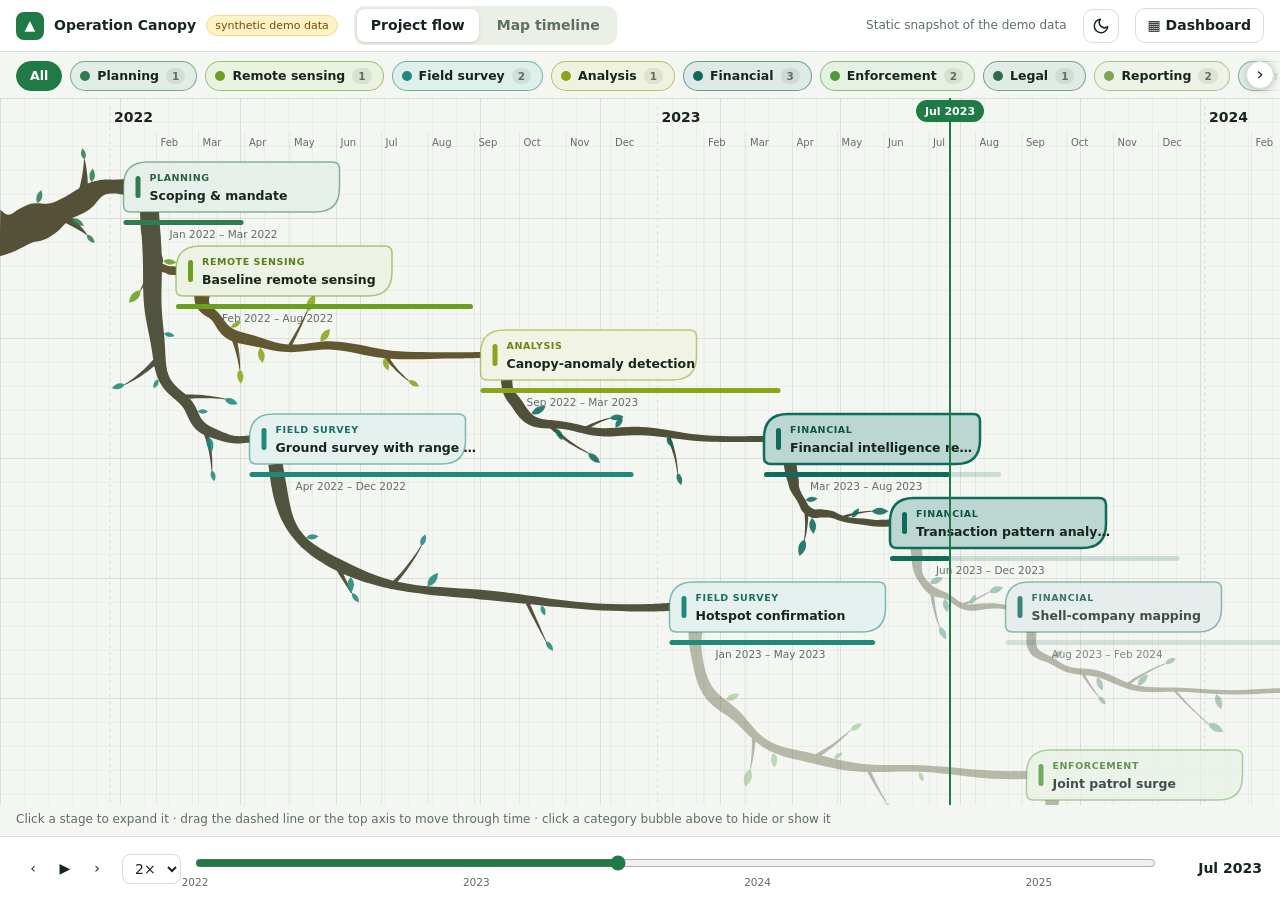
<file: index.html>
<!doctype html>
<html lang="en">
<head>
  <meta charset="utf-8">
  <meta http-equiv="Content-Security-Policy" content="default-src 'none'; script-src 'self'; style-src 'self' 'unsafe-inline'; img-src 'self' data: https://server.arcgisonline.com https://tile.openstreetmap.org https://s3.amazonaws.com; connect-src 'self' https://server.arcgisonline.com https://tile.openstreetmap.org https://s3.amazonaws.com; base-uri 'none'; form-action 'none'">
  <meta name="viewport" content="width=device-width, initial-scale=1">
  <meta name="color-scheme" content="light">
  <meta name="robots" content="noindex, nofollow">
  <meta name="referrer" content="strict-origin-when-cross-origin">
  <title>Vee Portfolio</title>
  <link rel="icon" href="data:image/svg+xml,%3Csvg xmlns='http://www.w3.org/2000/svg' viewBox='0 0 32 32'%3E%3Crect width='32' height='32' rx='8' fill='%232f7d4f'/%3E%3Cpath d='M16 6 8 20h5l-3 6h12l-3-6h5z' fill='%23fff'/%3E%3C/svg%3E">
  <link rel="stylesheet" href="app.css">
</head>
<body>
  <div id="app"><p class="boot">Loading…</p></div>
  <noscript>This tool needs JavaScript.</noscript>
  <script src="data.js"></script>
  <script src="app.js"></script>
</body>
</html>
</file>
<file: app.css>
:root{--bg: #f3f6f1;--surface: #ffffff;--surface-2: #eaf0e6;--ink: #17261c;--muted: #5d6f62;--line: #d4ded3;--bark: #5b4a34;--accent: #1f7a46;--accent-ink: #ffffff;--warn: #b45309;--danger: #b42318;--s1: #1b7837;--s2: #d95f02;--s3: #7570b3;--shadow: 0 8px 30px rgb(10 40 20 / .18);--top: 52px;--tl: 64px;font:14px/1.45 system-ui,-apple-system,Segoe UI,Roboto,sans-serif}:root[data-theme=light]{color-scheme:light}:root[data-theme=dark]{color-scheme:dark;--bg: #141a18;--surface: #1c2321;--surface-2: #252e2b;--ink: #e9eeea;--muted: #9eaba4;--line: #34403b;--accent: #86b894;--accent-ink: #0e1512;--s1: #8fd0a0;--s2: #f0a468;--s3: #b3aef5;--shadow: 0 8px 30px rgb(0 0 0 / .5);--bark: #a89272}*{box-sizing:border-box}html,body{height:100%;margin:0;overflow-x:clip}body{background:var(--bg);color:var(--ink);overflow:hidden}#app{height:100%;display:grid;grid-template-rows:var(--top) 1fr var(--tl);overflow:hidden;overflow:clip}.boot,.empty{padding:40px}.muted{color:var(--muted)}.small{font-size:12px}button,select,input[type=text]{font:inherit;color:inherit}button{cursor:pointer}select,input[type=text]{background:var(--surface);border:1px solid var(--line);border-radius:8px;padding:5px 8px;max-width:100%}:focus-visible{outline:2px solid var(--accent);outline-offset:2px}.icon-btn{border:0;background:transparent;width:30px;height:30px;border-radius:8px;font-size:14px}.icon-btn:hover{background:var(--surface-2)}.icon-btn.tiny{width:20px;height:20px;font-size:10px}button.primary{background:var(--accent);color:var(--accent-ink);border:0;border-radius:999px;padding:7px 14px;font-weight:600}button.primary.small,button.small{padding:4px 10px;font-size:12px}button.small:not(.primary){background:var(--surface-2);border:1px solid var(--line);border-radius:8px}button.link{background:none;border:0;color:var(--accent);padding:2px 0;text-align:left}button.link:hover{text-decoration:underline}.topbar{display:flex;align-items:center;gap:16px;padding:0 16px;background:var(--surface);border-bottom:1px solid var(--line);z-index:700;position:relative}.brand{display:flex;align-items:center;gap:10px;white-space:nowrap}.logo{display:grid;place-items:center;width:28px;height:28px;border-radius:8px;background:var(--accent);color:var(--accent-ink);font-size:14px}.demo{font-size:11px;padding:2px 8px;border-radius:999px;background:#fef3c7;color:#7c4a03;border:1px solid #f5d98b}.tabs{display:flex;gap:4px;background:var(--surface-2);padding:3px;border-radius:10px}.tab{border:0;background:transparent;padding:6px 14px;border-radius:8px;color:var(--muted);font-weight:600}.tab.on{background:var(--surface);color:var(--ink);box-shadow:0 1px 3px #00000026}.spacer{flex:1}.status-line{white-space:nowrap;overflow:hidden;text-overflow:ellipsis}.dash-btn{border:1px solid var(--line);background:var(--surface);border-radius:10px;padding:6px 12px;font-weight:600}.dash-btn.on{background:var(--accent);color:var(--accent-ink);border-color:var(--accent)}main{position:relative;min-height:0}.view{position:absolute;inset:0}.view[hidden]{display:none}.flow-view{height:100%;display:flex;flex-direction:column;background:radial-gradient(1200px 500px at 10% -10%,color-mix(in srgb,var(--accent) 10%,transparent),transparent),var(--bg)}.flow-scroll{flex:1;overflow:auto;position:relative}.flow-hint{padding:6px 16px 8px;font-size:12px;color:var(--muted)}.flow-svg{display:block;font-family:inherit}.flow-svg .grid{stroke:var(--line);stroke-width:1;opacity:.5}.flow-svg .grid.major{opacity:1;stroke-dasharray:3 4}.flow-svg .tick{fill:var(--muted);font-size:10px}.flow-svg .tick.major{fill:var(--ink);font-size:14px;font-weight:700}.flow-svg .axis-hit{fill:transparent;cursor:ew-resize}.flow-svg .limb{transition:opacity .3s}.flow-svg .limb .bark{fill:color-mix(in srgb,var(--bark) 86%,var(--c, var(--bark)))}.flow-svg .limb .twig-leaf{fill:var(--c);opacity:.88}.flow-svg .limb.future{opacity:.38}.flow-svg .limb.dim{opacity:.14}.node{cursor:pointer;transition:opacity .2s;outline:none}.node .body{fill:color-mix(in srgb,var(--c) 12%,var(--surface));stroke:color-mix(in srgb,var(--c) 55%,transparent);stroke-width:1.5;transition:transform .15s,stroke-width .15s,fill .2s}.node:hover .body,.node:focus-visible .body{stroke:var(--c);stroke-width:2.5}.node .stripe{fill:var(--c)}.node .cat{fill:var(--c);font-size:9.5px;font-weight:700;text-transform:uppercase;letter-spacing:.06em;filter:brightness(.8)}:root[data-theme=dark] .node .cat{filter:brightness(1.35)}.node .ttl{fill:var(--ink);font-size:12.5px;font-weight:600}.node .dur-track{fill:color-mix(in srgb,var(--c) 18%,transparent)}.node .dur-fill{fill:var(--c)}.node .when{fill:var(--muted);font-size:10.5px}.node.active .body{fill:color-mix(in srgb,var(--c) 28%,var(--surface));stroke:var(--c);stroke-width:2.5}.node.future{opacity:.8}.node.dim{opacity:.28}.node.open .body{stroke:var(--ink);stroke-width:3}.node.focus .body{stroke:#f59e0b;stroke-width:3;stroke-dasharray:6 3}.cursor{pointer-events:none}.cursor .cursor-hit,.cursor .pill,.cursor text,.cursor .knob{pointer-events:all;cursor:ew-resize;touch-action:none}.cursor .cursor-hit{fill:transparent}.cursor line{stroke:var(--accent);stroke-width:2}.cursor .pill{fill:var(--accent)}.cursor text{fill:var(--accent-ink);font-size:11px;font-weight:700}.bubble{position:fixed;z-index:900;background:var(--surface);border:2px solid var(--c);border-radius:12px;box-shadow:var(--shadow);overflow:visible;display:flex;flex-direction:column;transition:left .28s cubic-bezier(.2,.8,.2,1),top .28s cubic-bezier(.2,.8,.2,1),width .28s cubic-bezier(.2,.8,.2,1),height .28s cubic-bezier(.2,.8,.2,1),border-radius .28s,opacity .2s}.bubble.no-anim{transition:none}.bubble>*{opacity:0;transition:opacity .18s .12s}.bubble.open>*{opacity:1}.bubble.open{border-radius:22px}.bubble .tail{position:absolute;top:var(--tail, 40px);width:16px;height:16px;background:var(--surface);border:2px solid var(--c);border-right:0;border-top:0;transform:translateY(-50%) rotate(45deg);display:none}.bubble[data-side=right] .tail{display:block;left:-10px}.bubble[data-side=left] .tail{display:block;right:-10px;transform:translateY(-50%) rotate(-135deg)}.bubble header{display:flex;justify-content:space-between;gap:8px;padding:14px 16px 6px}.bubble h2{margin:6px 0 2px;font-size:18px;line-height:1.2}.chip{display:inline-block;padding:1px 9px;border-radius:999px;color:#fff;font-size:11px;font-weight:700;letter-spacing:.03em}.period{margin:0;color:var(--muted);font-size:12.5px}.status{margin-left:8px;padding:1px 8px;border-radius:999px;background:var(--surface-2);border:1px solid var(--line);font-size:11px}.bubble-scroll{overflow:auto;padding:4px 16px 8px;flex:1;min-height:0;border-radius:0}.bubble footer{padding:10px 16px 14px;display:flex;flex-direction:column;gap:8px;border-top:1px solid var(--line)}.relations{display:flex;flex-wrap:wrap;gap:4px 14px;font-size:12.5px}.stage-body p{margin:8px 0}.media{display:flex;gap:10px;overflow-x:auto;scroll-snap-type:x mandatory;padding:4px 2px 10px;margin:8px 0}.media figure{margin:0;flex:0 0 auto;scroll-snap-align:start;width:190px}.media img{width:190px;height:112px;object-fit:cover;border-radius:10px;border:1px solid var(--line);background:var(--surface-2);cursor:zoom-in;display:block}.media figcaption{font-size:11px;color:var(--muted);margin-top:4px}.stage-spark{margin-top:6px;padding:8px 10px;background:var(--surface-2);border-radius:12px}.spark-title{font-size:12px;margin-bottom:4px}.spark-axis{display:flex;justify-content:space-between;font-size:10.5px;color:var(--muted)}.spark{display:block;max-width:100%}.spark-line{fill:none;stroke:var(--accent);stroke-width:1.8}.spark-shade{fill:var(--accent);opacity:.16}.spark-cursor{stroke:var(--muted);stroke-dasharray:2 2}.spark-dot{fill:var(--accent)}.lightbox{position:fixed;inset:0;z-index:1200;background:#000c;display:grid;place-content:center;justify-items:center;gap:8px;cursor:zoom-out}.lightbox img{max-width:90vw;max-height:80vh;border-radius:10px}.lightbox p{color:#fff;margin:0}.map-view{height:100%;position:relative}.map-canvas{position:absolute;inset:0;background:#dfe8dc;z-index:0;isolation:isolate}.map-canvas .basemap{opacity:.95}:root[data-theme=dark] .map-canvas{background:#171d1b}:root[data-theme=dark] .map-canvas .basemap:not(.imagery){filter:invert(1) hue-rotate(180deg) brightness(.85) contrast(.9)}:root[data-theme=dark] .map-canvas .graticule{filter:invert(1) brightness(1.5)}.leaflet-container{font:inherit;background:inherit}path.area{transition:fill .3s,fill-opacity .3s;cursor:pointer}.map-left{position:absolute;top:12px;left:12px;bottom:12px;width:318px;z-index:600;display:flex;flex-direction:column;gap:10px;pointer-events:none;overflow-y:auto;scrollbar-width:thin;padding-right:2px}.map-left>.card{flex:none}.map-left>*{pointer-events:auto}.card{background:color-mix(in srgb,var(--surface) 94%,transparent);backdrop-filter:blur(6px);border:1px solid var(--line);border-radius:14px;padding:12px 14px;box-shadow:0 2px 12px #0a28141f}.card h3{margin:0 0 8px;font-size:13px;text-transform:uppercase;letter-spacing:.05em;color:var(--muted)}.card select{width:100%;margin:2px 0 6px}.context-list{margin:0}.check{display:flex;align-items:center;gap:6px;font-size:13px;margin:4px 0}.check input[type=range]{flex:1}.seg{display:flex;background:var(--surface-2);border-radius:9px;padding:2px;margin:6px 0}.seg label{flex:1;text-align:center}.seg input{position:absolute;opacity:0;pointer-events:none}.seg span{display:block;padding:4px 6px;border-radius:7px;font-size:12px;cursor:pointer}.seg input:checked+span{background:var(--surface);box-shadow:0 1px 3px #0000002e;font-weight:600}.seg input:focus-visible+span{outline:2px solid var(--accent)}.seg.compact{margin:0}.seg.compact span{padding:3px 10px}.legend{margin-top:8px;border-top:1px solid var(--line);padding-top:8px}.legend-title{font-weight:600;font-size:13px}.legend-sub{font-size:12px;color:var(--muted);margin-bottom:4px}.legend ul{list-style:none;margin:4px 0;padding:0}.legend li{display:flex;align-items:center;gap:8px;font-size:12px;line-height:1.55;font-variant-numeric:tabular-nums}.legend i{width:22px;height:12px;border-radius:3px;border:1px solid rgb(0 0 0 / .18)}.inc-legend{display:flex;flex-wrap:wrap;gap:4px 12px;font-size:12px}.inc-legend span{display:inline-flex;align-items:center;gap:5px}.inc-legend i{width:10px;height:10px;border-radius:50%}.inc-legend p{flex-basis:100%;margin:2px 0 0}.area-tip{background:var(--surface);color:var(--ink);border:1px solid var(--line);border-radius:10px;box-shadow:var(--shadow);padding:8px 10px}.area-tip:before{display:none}.tip{min-width:150px}.tip-val{font-size:15px;font-weight:700;margin:4px 0}.tip p{margin:4px 0}.leaflet-popup-content-wrapper,.leaflet-popup-tip{background:var(--surface);color:var(--ink)}.ctx-item{border:1px solid var(--line);border-left:4px solid var(--c);border-radius:10px;margin-bottom:8px;background:var(--surface)}.ctx-head{display:flex;align-items:flex-start;gap:8px;width:100%;background:none;border:0;text-align:left;padding:8px 10px}.ctx-head span{flex:1}.ctx-head strong{display:block;font-size:13px}.ctx-head small{color:var(--muted);font-size:11.5px}.ctx-head em{font-style:normal;font-size:10.5px;background:#fde68a;color:#6b4200;border-radius:999px;padding:1px 7px}.ctx-item .stage-body,.ctx-actions{padding:0 10px 8px}.ctx-item .media figure,.ctx-item .media img{width:160px}.ctx-item .media img{height:100px}.ctx-actions{display:flex;align-items:center;gap:12px;flex-wrap:wrap}.timeline{display:grid;grid-template-columns:auto 1fr 92px;align-items:center;gap:14px;padding:0 18px;background:var(--surface);border-top:1px solid var(--line);z-index:700;position:relative}.tl-controls{display:flex;align-items:center;gap:2px}.tl-controls select{margin-left:8px}.tl-track{position:relative;height:40px;display:flex;align-items:flex-start}.tl-track input{width:100%;margin:6px 0 0;accent-color:var(--accent);position:relative;z-index:1;background:transparent}.tl-band{position:absolute;top:8px;height:14px;background:color-mix(in srgb,var(--accent) 25%,transparent);border-radius:7px;display:none}.tl-ticks{position:absolute;left:0;right:0;top:26px;height:14px;font-size:10.5px;color:var(--muted)}.tl-ticks span{position:absolute;transform:translate(-50%)}.tl-label{font-weight:700;font-variant-numeric:tabular-nums;text-align:right}.dashboard{position:fixed;top:64px;right:16px;width:440px;min-width:320px;max-width:96vw;max-height:calc(100vh - 64px - var(--tl) - 16px);z-index:800;background:var(--surface);border:1px solid var(--line);border-radius:16px;box-shadow:var(--shadow);display:flex;flex-direction:column;resize:horizontal;overflow:hidden}.dashboard[hidden]{display:none}.dashboard header{display:flex;align-items:center;gap:8px;padding:8px 8px 8px 14px;cursor:grab;background:var(--surface-2);touch-action:none;user-select:none}.dashboard header .muted{flex:1}.dashboard.collapsed .dash-body{display:none}.dash-body{padding:12px 14px 14px;overflow:auto;display:flex;flex-direction:column;gap:10px}.dash-body .row{display:flex;align-items:center;gap:8px}.dash-body .row.wrap{flex-wrap:wrap}.lbl{width:52px;font-size:12px;color:var(--muted);flex:none}.series-row{display:flex;gap:6px;align-items:center}.series-row i{width:10px;height:26px;border-radius:4px;flex:none}.series-row select:first-of-type{flex:1;min-width:0}.chip-btn{border:1px solid var(--line);background:var(--surface);border-radius:999px;padding:2px 10px;font-size:12px}.chip-btn.on{background:var(--accent);color:var(--accent-ink);border-color:var(--accent)}.apply{background:var(--surface-2);border-radius:10px;padding:6px 10px}.chart-box{min-height:120px}.chart-legend{display:flex;flex-wrap:wrap;gap:4px 14px;font-size:12px;margin-bottom:4px}.chart-legend span{display:inline-flex;align-items:center;gap:5px}.chart-legend i{width:10px;height:10px;border-radius:3px}.chart-wrap{position:relative}.chart{width:100%;height:auto;display:block}.chart .gridline{stroke:var(--line)}.chart .ytick,.chart .xtick{fill:var(--muted);font-size:10px}.chart .series-line{fill:none;stroke-width:2.2;stroke-linejoin:round}.chart .bar{cursor:pointer;opacity:.9}.chart .bar:hover{opacity:1}.chart-cursor{stroke:var(--accent);stroke-width:1.5;stroke-dasharray:4 3}.chart-guide{stroke:var(--muted);stroke-width:1}.chart-tip{position:absolute;top:4px;background:var(--surface);border:1px solid var(--line);border-radius:8px;padding:4px 8px;font-size:12px;box-shadow:var(--shadow);pointer-events:none;transform:translate(8px)}.chart-tip[hidden]{display:none}.chart-tip i{display:inline-block;width:8px;height:8px;border-radius:2px;margin-right:5px}.hbars{display:flex;flex-direction:column;gap:2px;max-height:260px;overflow:auto}.hbar{display:grid;grid-template-columns:96px 1fr 70px;align-items:center;gap:8px;background:none;border:0;border-radius:6px;padding:2px 4px;text-align:left;font-size:12px}.hbar:hover{background:var(--surface-2)}.hbar.on{background:color-mix(in srgb,var(--accent) 18%,transparent);outline:1px solid var(--accent)}.hl{overflow:hidden;text-overflow:ellipsis;white-space:nowrap}.hb{display:flex;flex-direction:column;gap:2px}.hb i{height:7px;border-radius:4px;display:block}.hv{text-align:right;font-variant-numeric:tabular-nums;color:var(--muted)}.table-wrap{max-height:260px;overflow:auto}table{width:100%;border-collapse:collapse;font-size:12px}th,td{text-align:left;padding:4px 6px;border-bottom:1px solid var(--line)}td.num{text-align:right;font-variant-numeric:tabular-nums}tbody tr{cursor:pointer}tbody tr:hover,tbody tr.on{background:var(--surface-2)}th{position:sticky;top:0;background:var(--surface)}.chart-foot{display:flex;gap:12px;align-items:center}.error{color:var(--danger)}.saved{display:flex;flex-wrap:wrap;gap:4px 12px}.saved-item{display:inline-flex;align-items:center;gap:2px}.row.save input{flex:1}.toast{position:fixed;left:50%;bottom:calc(var(--tl) + 14px);transform:translate(-50%);background:var(--ink);color:var(--bg);border-radius:999px;padding:8px 16px;z-index:1300;box-shadow:var(--shadow)}.toast[hidden]{display:none}.toast .link{color:inherit;text-decoration:underline}@media(max-width:900px){.map-left{width:auto;right:12px;bottom:auto;max-height:46%;overflow:auto}.status-line{display:none}.dashboard{left:8px;right:8px!important;width:auto}.timeline{grid-template-columns:auto 1fr}.tl-label{display:none}}@media(prefers-reduced-motion:reduce){*,*:before,*:after{transition:none!important;animation:none!important}}.filter-chip{border:1px solid var(--accent);background:color-mix(in srgb,var(--accent) 14%,transparent);color:var(--ink);border-radius:999px;padding:3px 12px;font-size:12px;font-weight:600}.filter-chip[hidden]{display:none}.flow-scroll.is-vertical{overflow-x:hidden}.flow-svg.vertical .when{font-size:10px}.flow-svg .year-ring rect{fill:var(--bark)}.flow-svg .year-ring text{fill:var(--surface);font-size:10.5px;font-weight:700}.flow-svg.vertical .ttl{font-size:11.5px}.flow-svg.vertical .cursor .pill,.flow-svg.vertical .cursor text{display:none}.flow-svg.vertical .cursor line{stroke-dasharray:5 4}.scrim{position:fixed;inset:0;background:#00000061;opacity:0;transition:opacity .25s;z-index:880}.scrim.open{opacity:1}.bubble.sheet{inset:auto 0 0;width:auto;height:auto;max-height:86vh;border-width:2px 0 0;border-radius:20px 20px 0 0;transform:translateY(105%);transition:transform .28s cubic-bezier(.2,.8,.2,1);padding-bottom:env(safe-area-inset-bottom)}.bubble.sheet.open{transform:none;border-radius:20px 20px 0 0}.bubble.sheet>*{opacity:1;transition:none}.bubble.sheet .tail{display:none!important}.bubble.sheet .media figure,.bubble.sheet .media img{width:170px}.bubble.sheet .media img{height:104px}.mp-tab,.mp-head{display:none}@media(max-width:760px),(orientation:portrait)and (max-width:1100px){:root{--tl: 96px;font-size:15px}#app{grid-template-rows:auto minmax(0,1fr) var(--tl)}.topbar{flex-wrap:wrap;gap:8px 10px;padding:8px 12px}.brand{flex:1;min-width:0}.brand strong{overflow:hidden;text-overflow:ellipsis;white-space:nowrap}.demo{font-size:0;padding:1px 7px;flex:none}.demo:after{content:"demo";font-size:10px}.spacer,.status-line{display:none}.tabs{order:3;width:100%}.tab{flex:1;padding:8px 10px}.filter-chip{order:2;font-size:11px;padding:3px 9px}.dash-btn{padding:6px 10px}.flow-legend{padding:8px 12px 6px}.flow-hint{padding:4px 12px 6px;font-size:11.5px}.timeline{grid-template-columns:1fr auto;grid-template-areas:"ctl lbl" "trk trk";gap:0 10px;padding:6px 14px 8px;align-content:center}.tl-controls{grid-area:ctl}.tl-track{grid-area:trk;height:44px}.tl-label{grid-area:lbl;display:block;font-size:16px}.tl-track input{height:28px;margin-top:4px}.tl-ticks{top:30px}.map-left{inset:0 auto 0 0;width:min(88%,340px);max-height:none;border-radius:0 18px 18px 0;background:var(--surface);border:1px solid var(--line);border-left:0;box-shadow:10px 0 26px #0a281438;padding:6px 12px 14px;gap:10px;pointer-events:auto;overflow-y:auto;z-index:600;transition:transform .26s cubic-bezier(.2,.8,.2,1),box-shadow .26s}.map-left.collapsed{transform:translate(-104%);box-shadow:none;pointer-events:none}.map-left>.card{box-shadow:none;backdrop-filter:none}.mp-head{display:flex;align-items:center;justify-content:space-between;position:sticky;top:-6px;z-index:2;background:var(--surface);padding:6px 0;font-size:13px;font-weight:700;flex:none}.mp-hide{color:var(--muted)}.mp-hide svg{width:9px;height:13px}.mp-tab{display:flex;position:fixed;left:0;top:54%;z-index:590;flex-direction:column;align-items:center;gap:6px;width:30px;padding:10px 0 9px;border:1px solid var(--line);border-left:0;border-radius:0 15px 15px 0;background:color-mix(in srgb,var(--surface) 96%,transparent);color:var(--ink);box-shadow:3px 2px 12px #00000038;transform:translate(-105%);opacity:0;pointer-events:none;transition:transform .26s cubic-bezier(.2,.8,.2,1),opacity .2s}.mp-tab.shown{transform:none;opacity:1;pointer-events:auto}.mp-tab[hidden]{display:none}.mp-tab svg:first-child{width:9px;height:13px;color:var(--accent)}.mp-tab svg:last-child{width:17px;height:17px}.map-view .leaflet-control-zoom{display:none}.dashboard{left:0!important;right:var(--tlw, 0px)!important;top:auto!important;bottom:var(--tl);width:auto;min-width:0;max-width:none;max-height:74vh;border-radius:18px 18px 0 0;resize:none}.dashboard header{cursor:default}.drag-hint{display:none}.hbar{grid-template-columns:78px 1fr 60px}.toast{bottom:calc(var(--tl) + 10px);max-width:92vw}.bubble h2{font-size:17px}}@media(pointer:coarse){.icon-btn{width:40px;height:40px;font-size:16px}.icon-btn.tiny{width:28px;height:28px}button.primary{padding:11px 16px}button.link{padding:6px 0}select,input[type=text]{min-height:38px}.chip-btn{padding:6px 12px}.check input{width:20px;height:20px}}.base-note{margin:2px 0 6px;padding:6px 8px;border-radius:8px;background:#fef3c7;color:#6b4200;border:1px solid #f5d98b}.base-note[hidden]{display:none}:root[data-theme=dark] .base-note{background:#3a2e0b;color:#f6d98a;border-color:#6b5314}.map-canvas .graticule{opacity:1}.theme-btn{border:1px solid var(--line);background:var(--surface);border-radius:10px;width:36px;height:34px;display:grid;place-items:center;color:var(--ink);padding:0}.theme-btn:hover{background:var(--surface-2)}.theme-btn svg{width:18px;height:18px;display:block}.tl-pos,.tl-vtrack,.tl-hide,.tl-tab{display:none}@media(max-width:760px),(orientation:portrait)and (max-width:1100px){.tl-pos{display:inline-grid;place-items:center}.tl-pos svg{width:18px;height:18px}:root{--tlw: 0px}:root[data-tl=right]{--tl: 0px;--tlw: 0px}:root[data-tl=right] #app{grid-template-columns:minmax(0,1fr);grid-template-rows:auto minmax(0,1fr)}:root[data-tl=right] .topbar{grid-column:1}:root[data-tl=right] main{grid-column:1;grid-row:2}:root[data-tl=right] .timeline{grid-column:1;grid-row:2;justify-self:end;width:70px;z-index:700;display:flex;flex-direction:column;align-items:center;gap:6px;padding:6px 4px 10px;border-top:0;border-left:1px solid var(--line);min-height:0;background:color-mix(in srgb,var(--surface) 95%,transparent);backdrop-filter:blur(6px);box-shadow:-8px 0 20px #00000029;transition:transform .26s cubic-bezier(.2,.8,.2,1),box-shadow .26s}:root[data-tl=right] .timeline.collapsed{transform:translate(104%);box-shadow:none;pointer-events:none}:root[data-tl=right] .tl-hide{display:inline-grid;place-items:center;width:100%;height:26px;border-radius:8px;color:var(--muted)}.tl-hide svg{width:9px;height:13px}:root[data-tl=right] .tl-tab{display:flex;position:fixed;right:0;top:54%;z-index:690;flex-direction:column;align-items:center;gap:3px;width:30px;padding:10px 0 8px;border:1px solid var(--line);border-right:0;border-radius:15px 0 0 15px;background:color-mix(in srgb,var(--surface) 96%,transparent);color:var(--ink);box-shadow:-3px 2px 12px #00000038;transform:translate(105%);opacity:0;pointer-events:none;transition:transform .26s cubic-bezier(.2,.8,.2,1),opacity .2s}:root[data-tl=right] .tl-tab.shown{transform:none;opacity:1;pointer-events:auto}.tl-tab svg{width:9px;height:13px;color:var(--accent)}.tl-tab-month{display:grid;justify-items:center;line-height:1.05;font-size:10px}.tl-tab-month b{font-weight:700}.tl-tab-month i{font-style:normal;color:var(--muted)}:root[data-tl=right] .tl-controls{flex-direction:column;gap:0}:root[data-tl=right] .tl-controls select{margin:2px 0 0;width:56px;padding:3px 2px;font-size:12px}:root[data-tl=right] .tl-track{display:none}:root[data-tl=right] .tl-label{order:-1;font-size:12.5px;text-align:center;line-height:1.15;max-width:64px}:root[data-tl=right] .tl-vtrack{display:block;position:relative;flex:1;width:100%;min-height:120px;touch-action:none;cursor:ns-resize;outline-offset:-2px}.tl-vtrack .vt-rail{position:absolute;left:14px;top:10px;bottom:10px;width:8px;border-radius:4px;background:var(--surface-2);border:1px solid var(--line)}.tl-vtrack .vt-fill{position:absolute;left:0;right:0;top:0;background:var(--accent);border-radius:4px;opacity:.85}.tl-vtrack .vt-band{position:absolute;left:-4px;right:-4px;background:color-mix(in srgb,var(--accent) 25%,transparent);border-radius:6px;display:none}.tl-vtrack .vt-thumb{position:absolute;left:50%;width:26px;height:26px;margin:-13px 0 0 -13px;border-radius:50%;background:var(--accent);border:3px solid var(--surface);box-shadow:0 1px 5px #00000059}.tl-vtrack .vt-ticks{position:absolute;inset:10px 0 10px 30px;font-size:10.5px;color:var(--muted);pointer-events:none}.tl-vtrack .vt-ticks span{position:absolute;transform:translateY(-50%)}}.vflow{position:relative;margin:0}.vflow .vlayer{position:absolute;left:0;top:0;display:block}.vflow .vover{pointer-events:none;z-index:3}.vrow-wrap{position:absolute;left:0;right:0;z-index:1}.vrow{position:relative;width:100%;height:100%;overflow-x:hidden;overflow-y:visible}.vrow.scrolls{overflow-x:auto;scroll-snap-type:x mandatory;scrollbar-width:none;overscroll-behavior-x:contain}.vrow.scrolls::-webkit-scrollbar{display:none}.vrow-content{position:relative}.vrow-svg{position:absolute;left:0;top:0;display:block}.vsnap{position:absolute;top:0;width:1px;height:1px;scroll-snap-align:start}.vmore{position:absolute;transform:translate(-50%);z-index:2;display:flex;flex-direction:column;align-items:center;gap:3px}.vmore-row{display:flex;gap:4px}.vmore-btn{width:20px;height:24px;padding:0;border-radius:10px;border:1px solid var(--line);background:var(--surface);color:var(--ink);font-size:15px;line-height:1;box-shadow:0 1px 4px #0003}.vmore-btn:disabled{opacity:.35;box-shadow:none}.vmore-count{font-size:9.5px;color:var(--muted);white-space:nowrap;background:color-mix(in srgb,var(--surface) 85%,transparent);border-radius:6px;padding:0 3px;font-variant-numeric:tabular-nums}.flow-svg .bough .bark{fill:var(--bark)}.flow-svg .bough.future{opacity:.4}.flow-svg.vertical .limb .bark,.flow-svg.vertical .bough .bark{fill:var(--bark)}.layers-card[hidden]{display:none}.layer-group+.layer-group{margin-top:8px}.layer-group-title{font-size:11px;text-transform:uppercase;letter-spacing:.05em;color:var(--muted);margin:2px 0}.layer-row{display:grid;grid-template-columns:1fr 86px;align-items:center;column-gap:8px}.layer-row .check{margin:3px 0}.layer-opacity{width:86px}.layer-status{grid-column:1 / -1;color:var(--muted);margin:-2px 0 2px 24px}.layer-status:empty{display:none}.layer-status.bad{color:var(--warn)}.dem-legend{margin:8px 0 2px}.dem-legend[hidden]{display:none}.dem-bar{height:10px;border-radius:5px;border:1px solid rgb(0 0 0 / .15)}.dem-ticks{position:relative;height:14px;font-size:10px;color:var(--muted)}.dem-ticks span{position:absolute;transform:translate(-50%);top:2px;white-space:nowrap}.dem-ticks span:first-child{transform:none}.dem-ticks span:last-child{transform:translate(-100%)}.leaflet-dem-pane,.leaflet-relief-pane,.leaflet-context-pane{pointer-events:none}.leaflet-relief-pane{mix-blend-mode:multiply}:root[data-theme=dark] .leaflet-relief-pane{mix-blend-mode:normal;opacity:.55}.flow-svg.vertical .cursor .cursor-hit,.flow-svg.vertical .cursor .knob{cursor:ns-resize}.flow-svg.vertical .vover{touch-action:none}.flow-svg .cursor .knob{display:none}.flow-svg.vertical .cursor .knob{display:block}.cursor .knob circle{fill:var(--accent);stroke:var(--surface);stroke-width:3;filter:drop-shadow(0 1px 3px rgb(0 0 0 / .35))}.cursor .knob path{fill:var(--accent-ink)}.flow-svg.vertical .vover .cursor{pointer-events:none}.cursor-dragging .cursor line{stroke-width:3;stroke-dasharray:none}.cursor-dragging,.cursor-dragging *{cursor:grabbing!important;user-select:none}.flow-view{background:var(--bg)}.flow-scroll{--rule: color-mix(in srgb, var(--ink) 4%, transparent);--rule-major: color-mix(in srgb, var(--ink) 7%, transparent);background-color:var(--bg);background-image:linear-gradient(var(--rule-major) 1px,transparent 1px),linear-gradient(90deg,var(--rule-major) 1px,transparent 1px),linear-gradient(var(--rule) 1px,transparent 1px),linear-gradient(90deg,var(--rule) 1px,transparent 1px);background-size:120px 120px,120px 120px,24px 24px,24px 24px;background-attachment:local}.flow-scroll.is-vertical.sheet-open .vflow{margin-bottom:64vh}.build-stamp{text-align:center;margin:2px 0 0;opacity:.7}.flow-legend{display:flex;flex-wrap:nowrap;gap:8px;padding:9px 16px 7px;overflow-x:auto;overscroll-behavior-x:contain;scrollbar-width:none;font-size:12.5px}.flow-legend::-webkit-scrollbar{display:none}.flow-legend.fade-r{-webkit-mask-image:linear-gradient(to right,#000 calc(100% - 34px),transparent);mask-image:linear-gradient(to right,#000 calc(100% - 34px),transparent)}.flow-legend.fade-l{-webkit-mask-image:linear-gradient(to left,#000 calc(100% - 34px),transparent);mask-image:linear-gradient(to left,#000 calc(100% - 34px),transparent)}.flow-legend.fade-l.fade-r{-webkit-mask-image:linear-gradient(to right,transparent,#000 30px,#000 calc(100% - 34px),transparent);mask-image:linear-gradient(to right,transparent,#000 30px,#000 calc(100% - 34px),transparent)}.cat-chip{flex:none;display:inline-flex;align-items:center;gap:7px;padding:5px 11px 5px 9px;border-radius:999px;border:1.5px solid color-mix(in srgb,var(--c, var(--accent)) 60%,transparent);background:color-mix(in srgb,var(--c, var(--accent)) 14%,var(--surface));color:var(--ink);font-weight:600;cursor:pointer;user-select:none;touch-action:manipulation;transition:background .18s,color .18s,border-color .18s,opacity .18s}.cat-chip i{width:10px;height:10px;border-radius:50%;background:var(--c);border:2px solid var(--c);box-sizing:border-box;transition:background .18s}.cat-chip small{font-size:10.5px;font-weight:700;color:var(--muted);background:color-mix(in srgb,var(--ink) 8%,transparent);border-radius:999px;padding:0 6px;line-height:16px;font-variant-numeric:tabular-nums}.cat-chip:hover{background:color-mix(in srgb,var(--c, var(--accent)) 24%,var(--surface))}.cat-chip[aria-pressed=false]{background:transparent;border-style:dashed;color:var(--muted);font-weight:500}.cat-chip[aria-pressed=false] i{background:transparent}.cat-chip[aria-pressed=false] small{opacity:.6}.cat-chip.all{--c: var(--accent);padding:5px 13px}.cat-chip.all[aria-pressed=true]{background:var(--accent);color:var(--accent-ink);border-color:var(--accent)}.cat-chip.all[aria-pressed=false]{border-style:solid;color:var(--ink);font-weight:600}.cat-note{margin:0 0 8px}.node.off{opacity:.15;filter:grayscale(1);pointer-events:none}.limb.off,.flow-svg .limb.off{opacity:.07}.node{transition:opacity .25s,filter .25s}.flow-legend-wrap{position:relative;flex:none}.legend-arrow{display:none;position:absolute;top:50%;transform:translateY(-50%);z-index:3;width:28px;height:28px;padding:0 0 2px;border-radius:50%;border:1px solid var(--line);background:var(--surface);color:var(--ink);font-size:18px;line-height:1;box-shadow:0 1px 6px #0003}.legend-arrow.prev{left:6px}.legend-arrow.next{right:6px}.legend-arrow.on{display:grid;place-items:center}@media(pointer:coarse){.legend-arrow.on{display:none}}.legend-arrow:hover{background:var(--surface-2)}.flow-legend{cursor:grab}.flow-legend .cat-chip{cursor:pointer}.flow-legend.dragging,.flow-legend.dragging .cat-chip{cursor:grabbing;user-select:none}.leaflet-pane,.leaflet-tile,.leaflet-marker-icon,.leaflet-marker-shadow,.leaflet-tile-container,.leaflet-pane>svg,.leaflet-pane>canvas,.leaflet-zoom-box,.leaflet-image-layer,.leaflet-layer{position:absolute;left:0;top:0}.leaflet-container{overflow:hidden}.leaflet-tile,.leaflet-marker-icon,.leaflet-marker-shadow{-webkit-user-select:none;-moz-user-select:none;user-select:none;-webkit-user-drag:none}.leaflet-tile::selection{background:transparent}.leaflet-safari .leaflet-tile{image-rendering:-webkit-optimize-contrast}.leaflet-safari .leaflet-tile-container{width:1600px;height:1600px;-webkit-transform-origin:0 0}.leaflet-marker-icon,.leaflet-marker-shadow{display:block}.leaflet-container .leaflet-overlay-pane svg{max-width:none!important;max-height:none!important}.leaflet-container .leaflet-marker-pane img,.leaflet-container .leaflet-shadow-pane img,.leaflet-container .leaflet-tile-pane img,.leaflet-container img.leaflet-image-layer,.leaflet-container .leaflet-tile{max-width:none!important;max-height:none!important;width:auto;padding:0}.leaflet-container img.leaflet-tile{mix-blend-mode:plus-lighter}.leaflet-container.leaflet-touch-zoom{-ms-touch-action:pan-x pan-y;touch-action:pan-x pan-y}.leaflet-container.leaflet-touch-drag{-ms-touch-action:pinch-zoom;touch-action:none;touch-action:pinch-zoom}.leaflet-container.leaflet-touch-drag.leaflet-touch-zoom{-ms-touch-action:none;touch-action:none}.leaflet-container{-webkit-tap-highlight-color:transparent}.leaflet-container a{-webkit-tap-highlight-color:rgba(51,181,229,.4)}.leaflet-tile{filter:inherit;visibility:hidden}.leaflet-tile-loaded{visibility:inherit}.leaflet-zoom-box{width:0;height:0;-moz-box-sizing:border-box;box-sizing:border-box;z-index:800}.leaflet-overlay-pane svg{-moz-user-select:none}.leaflet-pane{z-index:400}.leaflet-tile-pane{z-index:200}.leaflet-overlay-pane{z-index:400}.leaflet-shadow-pane{z-index:500}.leaflet-marker-pane{z-index:600}.leaflet-tooltip-pane{z-index:650}.leaflet-popup-pane{z-index:700}.leaflet-map-pane canvas{z-index:100}.leaflet-map-pane svg{z-index:200}.leaflet-vml-shape{width:1px;height:1px}.lvml{behavior:url(#default#VML);display:inline-block;position:absolute}.leaflet-control{position:relative;z-index:800;pointer-events:visiblePainted;pointer-events:auto}.leaflet-top,.leaflet-bottom{position:absolute;z-index:1000;pointer-events:none}.leaflet-top{top:0}.leaflet-right{right:0}.leaflet-bottom{bottom:0}.leaflet-left{left:0}.leaflet-control{float:left;clear:both}.leaflet-right .leaflet-control{float:right}.leaflet-top .leaflet-control{margin-top:10px}.leaflet-bottom .leaflet-control{margin-bottom:10px}.leaflet-left .leaflet-control{margin-left:10px}.leaflet-right .leaflet-control{margin-right:10px}.leaflet-fade-anim .leaflet-popup{opacity:0;-webkit-transition:opacity .2s linear;-moz-transition:opacity .2s linear;transition:opacity .2s linear}.leaflet-fade-anim .leaflet-map-pane .leaflet-popup{opacity:1}.leaflet-zoom-animated{-webkit-transform-origin:0 0;-ms-transform-origin:0 0;transform-origin:0 0}svg.leaflet-zoom-animated{will-change:transform}.leaflet-zoom-anim .leaflet-zoom-animated{-webkit-transition:-webkit-transform .25s cubic-bezier(0,0,.25,1);-moz-transition:-moz-transform .25s cubic-bezier(0,0,.25,1);transition:transform .25s cubic-bezier(0,0,.25,1)}.leaflet-zoom-anim .leaflet-tile,.leaflet-pan-anim .leaflet-tile{-webkit-transition:none;-moz-transition:none;transition:none}.leaflet-zoom-anim .leaflet-zoom-hide{visibility:hidden}.leaflet-interactive{cursor:pointer}.leaflet-grab{cursor:-webkit-grab;cursor:-moz-grab;cursor:grab}.leaflet-crosshair,.leaflet-crosshair .leaflet-interactive{cursor:crosshair}.leaflet-popup-pane,.leaflet-control{cursor:auto}.leaflet-dragging .leaflet-grab,.leaflet-dragging .leaflet-grab .leaflet-interactive,.leaflet-dragging .leaflet-marker-draggable{cursor:move;cursor:-webkit-grabbing;cursor:-moz-grabbing;cursor:grabbing}.leaflet-marker-icon,.leaflet-marker-shadow,.leaflet-image-layer,.leaflet-pane>svg path,.leaflet-tile-container{pointer-events:none}.leaflet-marker-icon.leaflet-interactive,.leaflet-image-layer.leaflet-interactive,.leaflet-pane>svg path.leaflet-interactive,svg.leaflet-image-layer.leaflet-interactive path{pointer-events:visiblePainted;pointer-events:auto}.leaflet-container{background:#ddd;outline-offset:1px}.leaflet-container a{color:#0078a8}.leaflet-zoom-box{border:2px dotted #38f;background:#ffffff80}.leaflet-container{font-family:Helvetica Neue,Arial,Helvetica,sans-serif;font-size:12px;font-size:.75rem;line-height:1.5}.leaflet-bar{box-shadow:0 1px 5px #000000a6;border-radius:4px}.leaflet-bar a{background-color:#fff;border-bottom:1px solid #ccc;width:26px;height:26px;line-height:26px;display:block;text-align:center;text-decoration:none;color:#000}.leaflet-bar a,.leaflet-control-layers-toggle{background-position:50% 50%;background-repeat:no-repeat;display:block}.leaflet-bar a:hover,.leaflet-bar a:focus{background-color:#f4f4f4}.leaflet-bar a:first-child{border-top-left-radius:4px;border-top-right-radius:4px}.leaflet-bar a:last-child{border-bottom-left-radius:4px;border-bottom-right-radius:4px;border-bottom:none}.leaflet-bar a.leaflet-disabled{cursor:default;background-color:#f4f4f4;color:#bbb}.leaflet-touch .leaflet-bar a{width:30px;height:30px;line-height:30px}.leaflet-touch .leaflet-bar a:first-child{border-top-left-radius:2px;border-top-right-radius:2px}.leaflet-touch .leaflet-bar a:last-child{border-bottom-left-radius:2px;border-bottom-right-radius:2px}.leaflet-control-zoom-in,.leaflet-control-zoom-out{font:700 18px Lucida Console,Monaco,monospace;text-indent:1px}.leaflet-touch .leaflet-control-zoom-in,.leaflet-touch .leaflet-control-zoom-out{font-size:22px}.leaflet-control-layers{box-shadow:0 1px 5px #0006;background:#fff;border-radius:5px}.leaflet-control-layers-toggle{background-image:url([data-uri]);width:36px;height:36px}.leaflet-retina .leaflet-control-layers-toggle{background-image:url([data-uri]);background-size:26px 26px}.leaflet-touch .leaflet-control-layers-toggle{width:44px;height:44px}.leaflet-control-layers .leaflet-control-layers-list,.leaflet-control-layers-expanded .leaflet-control-layers-toggle{display:none}.leaflet-control-layers-expanded .leaflet-control-layers-list{display:block;position:relative}.leaflet-control-layers-expanded{padding:6px 10px 6px 6px;color:#333;background:#fff}.leaflet-control-layers-scrollbar{overflow-y:scroll;overflow-x:hidden;padding-right:5px}.leaflet-control-layers-selector{margin-top:2px;position:relative;top:1px}.leaflet-control-layers label{display:block;font-size:13px;font-size:1.08333em}.leaflet-control-layers-separator{height:0;border-top:1px solid #ddd;margin:5px -10px 5px -6px}.leaflet-default-icon-path{background-image:url([data-uri])}.leaflet-container .leaflet-control-attribution{background:#fff;background:#fffc;margin:0}.leaflet-control-attribution,.leaflet-control-scale-line{padding:0 5px;color:#333;line-height:1.4}.leaflet-control-attribution a{text-decoration:none}.leaflet-control-attribution a:hover,.leaflet-control-attribution a:focus{text-decoration:underline}.leaflet-attribution-flag{display:inline!important;vertical-align:baseline!important;width:1em;height:.6669em}.leaflet-left .leaflet-control-scale{margin-left:5px}.leaflet-bottom .leaflet-control-scale{margin-bottom:5px}.leaflet-control-scale-line{border:2px solid #777;border-top:none;line-height:1.1;padding:2px 5px 1px;white-space:nowrap;-moz-box-sizing:border-box;box-sizing:border-box;background:#fffc;text-shadow:1px 1px #fff}.leaflet-control-scale-line:not(:first-child){border-top:2px solid #777;border-bottom:none;margin-top:-2px}.leaflet-control-scale-line:not(:first-child):not(:last-child){border-bottom:2px solid #777}.leaflet-touch .leaflet-control-attribution,.leaflet-touch .leaflet-control-layers,.leaflet-touch .leaflet-bar{box-shadow:none}.leaflet-touch .leaflet-control-layers,.leaflet-touch .leaflet-bar{border:2px solid rgba(0,0,0,.2);background-clip:padding-box}.leaflet-popup{position:absolute;text-align:center;margin-bottom:20px}.leaflet-popup-content-wrapper{padding:1px;text-align:left;border-radius:12px}.leaflet-popup-content{margin:13px 24px 13px 20px;line-height:1.3;font-size:13px;font-size:1.08333em;min-height:1px}.leaflet-popup-content p{margin:1.3em 0}.leaflet-popup-tip-container{width:40px;height:20px;position:absolute;left:50%;margin-top:-1px;margin-left:-20px;overflow:hidden;pointer-events:none}.leaflet-popup-tip{width:17px;height:17px;padding:1px;margin:-10px auto 0;pointer-events:auto;-webkit-transform:rotate(45deg);-moz-transform:rotate(45deg);-ms-transform:rotate(45deg);transform:rotate(45deg)}.leaflet-popup-content-wrapper,.leaflet-popup-tip{background:#fff;color:#333;box-shadow:0 3px 14px #0006}.leaflet-container a.leaflet-popup-close-button{position:absolute;top:0;right:0;border:none;text-align:center;width:24px;height:24px;font:16px/24px Tahoma,Verdana,sans-serif;color:#757575;text-decoration:none;background:transparent}.leaflet-container a.leaflet-popup-close-button:hover,.leaflet-container a.leaflet-popup-close-button:focus{color:#585858}.leaflet-popup-scrolled{overflow:auto}.leaflet-oldie .leaflet-popup-content-wrapper{-ms-zoom:1}.leaflet-oldie .leaflet-popup-tip{width:24px;margin:0 auto;-ms-filter:"progid:DXImageTransform.Microsoft.Matrix(M11=0.70710678, M12=0.70710678, M21=-0.70710678, M22=0.70710678)";filter:progid:DXImageTransform.Microsoft.Matrix(M11=.70710678,M12=.70710678,M21=-.70710678,M22=.70710678)}.leaflet-oldie .leaflet-control-zoom,.leaflet-oldie .leaflet-control-layers,.leaflet-oldie .leaflet-popup-content-wrapper,.leaflet-oldie .leaflet-popup-tip{border:1px solid #999}.leaflet-div-icon{background:#fff;border:1px solid #666}.leaflet-tooltip{position:absolute;padding:6px;background-color:#fff;border:1px solid #fff;border-radius:3px;color:#222;white-space:nowrap;-webkit-user-select:none;-moz-user-select:none;-ms-user-select:none;user-select:none;pointer-events:none;box-shadow:0 1px 3px #0006}.leaflet-tooltip.leaflet-interactive{cursor:pointer;pointer-events:auto}.leaflet-tooltip-top:before,.leaflet-tooltip-bottom:before,.leaflet-tooltip-left:before,.leaflet-tooltip-right:before{position:absolute;pointer-events:none;border:6px solid transparent;background:transparent;content:""}.leaflet-tooltip-bottom{margin-top:6px}.leaflet-tooltip-top{margin-top:-6px}.leaflet-tooltip-bottom:before,.leaflet-tooltip-top:before{left:50%;margin-left:-6px}.leaflet-tooltip-top:before{bottom:0;margin-bottom:-12px;border-top-color:#fff}.leaflet-tooltip-bottom:before{top:0;margin-top:-12px;margin-left:-6px;border-bottom-color:#fff}.leaflet-tooltip-left{margin-left:-6px}.leaflet-tooltip-right{margin-left:6px}.leaflet-tooltip-left:before,.leaflet-tooltip-right:before{top:50%;margin-top:-6px}.leaflet-tooltip-left:before{right:0;margin-right:-12px;border-left-color:#fff}.leaflet-tooltip-right:before{left:0;margin-left:-12px;border-right-color:#fff}@media print{.leaflet-control{-webkit-print-color-adjust:exact;print-color-adjust:exact}}
</file>
